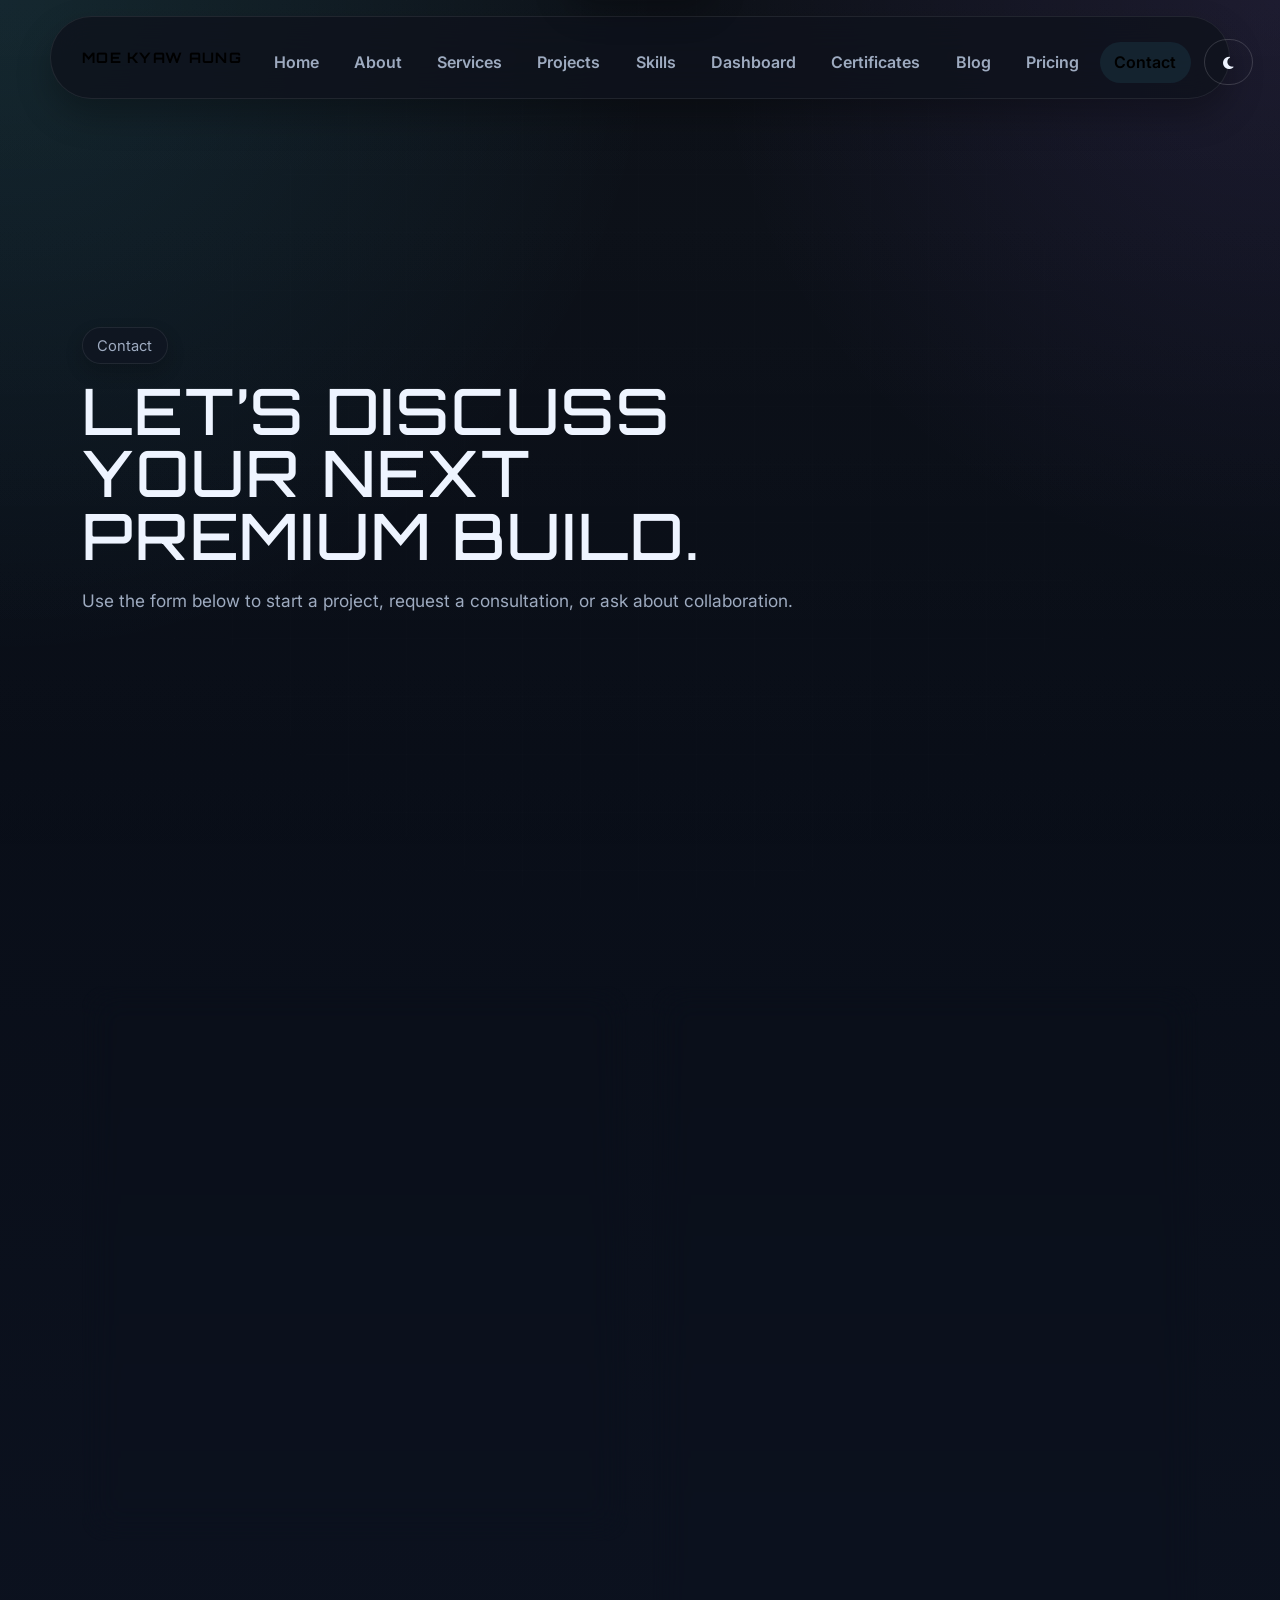
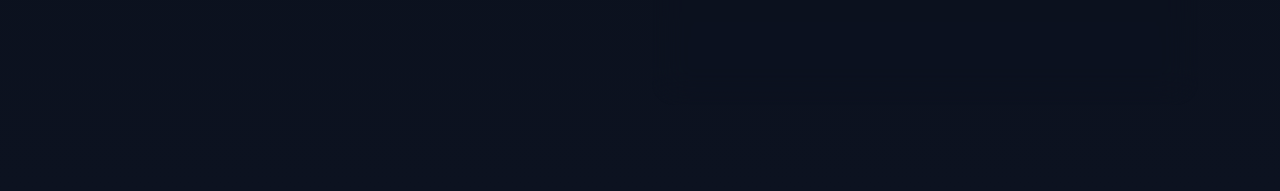
<file: contact.html>
<!DOCTYPE html>
<html lang="en" data-theme="dark">
<head>
  <meta charset="UTF-8" />
  <meta name="viewport" content="width=device-width, initial-scale=1" />
  <title>Contact | MOE KYAW AUNG</title>
  <meta name="description" content="Contact form with clear validation and premium presentation." />
  <link href="https://cdn.jsdelivr.net/npm/bootstrap@5.3.6/dist/css/bootstrap.min.css" rel="stylesheet" />
  <link href="https://fonts.googleapis.com/css2?family=Inter:wght@400;500;600;700;800&family=Orbitron:wght@600;700;800&family=Fira+Code&display=swap" rel="stylesheet" />
  <link rel="stylesheet" href="https://cdnjs.cloudflare.com/ajax/libs/font-awesome/6.6.0/css/all.min.css" />
  <link rel="stylesheet" href="assets/css/style.css" />
</head>
<body class="bg-animated-grid">
  <a class="skip-link" href="#content">Skip to content</a>
  <div class="crt-lines"></div>
  <div class="preloader"><div class="spinner"></div></div>

  <nav class="navbar navbar-expand-lg">
    <div class="container">
      <a class="navbar-brand" href="index.html">MOE KYAW AUNG</a>
      <button class="navbar-toggler" type="button" data-bs-toggle="collapse" data-bs-target="#navContent" aria-label="Toggle navigation"><i class="fa-solid fa-bars"></i></button>
      <div class="collapse navbar-collapse" id="navContent">
        <ul class="navbar-nav ms-auto align-items-lg-center gap-lg-1">
          <li class="nav-item"><a class="nav-link" href="index.html">Home</a></li>
          <li class="nav-item"><a class="nav-link" href="about.html">About</a></li>
          <li class="nav-item"><a class="nav-link" href="services.html">Services</a></li>
          <li class="nav-item"><a class="nav-link" href="projects.html">Projects</a></li>
          <li class="nav-item"><a class="nav-link" href="skills.html">Skills</a></li>
          <li class="nav-item"><a class="nav-link" href="dashboard.html">Dashboard</a></li>
          <li class="nav-item"><a class="nav-link" href="certificates.html">Certificates</a></li>
          <li class="nav-item"><a class="nav-link" href="blog.html">Blog</a></li>
          <li class="nav-item"><a class="nav-link" href="pricing.html">Pricing</a></li>
          <li class="nav-item"><a class="nav-link active" href="contact.html">Contact</a></li>
          <li class="nav-item ms-lg-2"><button id="themeToggle" class="btn btn-outline-light btn-sm" aria-label="Toggle theme"><i class="fa-solid fa-moon"></i></button></li>
        </ul>
      </div>
    </div>
  </nav>

  <main id="content">
    <section class="hero hero-shell">
      <div class="container">
        <div class="row align-items-end">
          <div class="col-lg-8 fade-in-section">
            <span class="hero-kicker">Contact</span>
            <h1 class="hero-title">Let’s discuss your next premium build.</h1>
            <p class="hero-copy">Use the form below to start a project, request a consultation, or ask about collaboration.</p>
          </div>
        </div>
      </div>
    </section>

    <section class="section">
      <div class="container">
        <div class="row g-4">
          <div class="col-lg-6 fade-in-section">
            <form id="contactForm" class="panel-card card-pad needs-validation" novalidate>
              <div class="mb-3">
                <label for="name" class="form-label">Name</label>
                <input id="name" class="form-control" type="text" required />
                <div class="invalid-feedback"></div>
              </div>
              <div class="mb-3">
                <label for="email" class="form-label">Email</label>
                <input id="email" class="form-control" type="email" required />
                <div class="invalid-feedback"></div>
              </div>
              <div class="mb-3">
                <label for="subject" class="form-label">Subject</label>
                <input id="subject" class="form-control" type="text" required />
                <div class="invalid-feedback"></div>
              </div>
              <div class="mb-3">
                <label for="message" class="form-label">Message</label>
                <textarea id="message" class="form-control" rows="6" required></textarea>
                <div class="invalid-feedback"></div>
              </div>
              <button class="btn btn-primary" type="submit">Send Message</button>
            </form>
          </div>

          <div class="col-lg-6 fade-in-section">
            <div class="panel-card card-pad h-100">
              <h3>Contact Details</h3>
              <p>GitHub: <a href="https://github.com/moekyawaung13721">moekyawaung13721</a></p>
              <p>Email: <a href="mailto:moekyawaung@example.com">moekyawaung@example.com</a></p>
              <p>Phone: <a href="tel:+1234567890">+1234567890</a></p>

              <div class="accordion mt-4" id="contactAccordion">
                <div class="accordion-item">
                  <h2 class="accordion-header" id="faqOne">
                    <button class="accordion-button" type="button" data-bs-toggle="collapse" data-bs-target="#faqOneBody" aria-expanded="true" aria-controls="faqOneBody">What kind of projects do you take?</button>
                  </h2>
                  <div id="faqOneBody" class="accordion-collapse collapse show" aria-labelledby="faqOne" data-bs-parent="#contactAccordion">
                    <div class="accordion-body">Android product work, feature builds, UI refinement, and architecture cleanup.</div>
                  </div>
                </div>
                <div class="accordion-item">
                  <h2 class="accordion-header" id="faqTwo">
                    <button class="accordion-button collapsed" type="button" data-bs-toggle="collapse" data-bs-target="#faqTwoBody" aria-expanded="false" aria-controls="faqTwoBody">How fast do you respond?</button>
                  </h2>
                  <div id="faqTwoBody" class="accordion-collapse collapse" aria-labelledby="faqTwo" data-bs-parent="#contactAccordion">
                    <div class="accordion-body">Usually within one business day for serious project inquiries.</div>
                  </div>
                </div>
              </div>

              <div class="ratio ratio-16x9 mt-4">
                <iframe src="https://www.google.com/maps/embed?pb=!1m18!1m12!1m3!1d12080!2d30!3d12080!2m3!1f0!2f0!3f0!3m2!1i1024!2i768!4f13.1" style="border:0;" allowfullscreen="" loading="lazy"></iframe>
              </div>
            </div>
          </div>
        </div>
      </div>
    </section>
  </main>

  <a class="back-to-top" href="#content" aria-label="Back to top"><i class="fa-solid fa-arrow-up"></i></a>
  <script src="https://cdn.jsdelivr.net/npm/bootstrap@5.3.6/dist/js/bootstrap.bundle.min.js"></script>
  <script src="assets/js/main.js"></script>
</body>
</html>
</file>
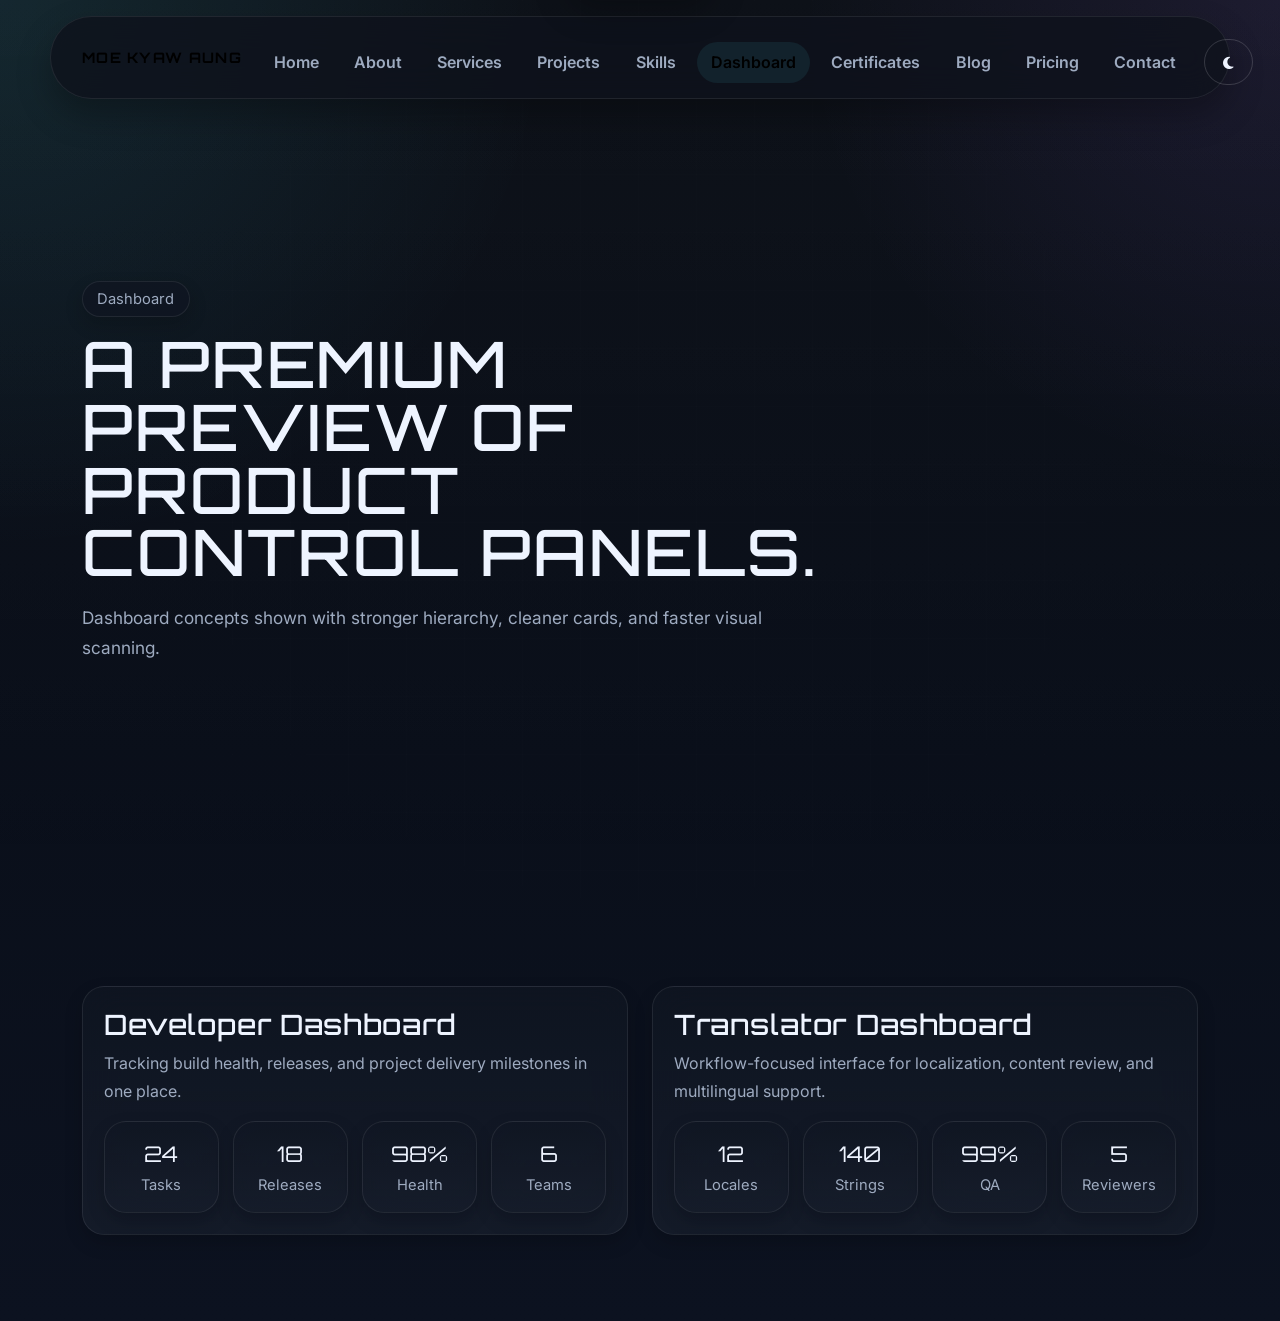
<file: dashboard.html>
<!DOCTYPE html>
<html lang="en" data-theme="dark">
<head>
  <meta charset="UTF-8" />
  <meta name="viewport" content="width=device-width, initial-scale=1" />
  <title>Dashboard | MOE KYAW AUNG</title>
  <meta name="description" content="Premium dashboard previews showcasing analytics and app management concepts." />
  <link href="https://cdn.jsdelivr.net/npm/bootstrap@5.3.6/dist/css/bootstrap.min.css" rel="stylesheet" />
  <link href="https://fonts.googleapis.com/css2?family=Inter:wght@400;500;600;700;800&family=Orbitron:wght@600;700;800&family=Fira+Code&display=swap" rel="stylesheet" />
  <link rel="stylesheet" href="https://cdnjs.cloudflare.com/ajax/libs/font-awesome/6.6.0/css/all.min.css" />
  <link rel="stylesheet" href="assets/css/style.css" />
</head>
<body class="bg-animated-grid">
  <a class="skip-link" href="#content">Skip to content</a>
  <div class="crt-lines"></div>
  <div class="preloader"><div class="spinner"></div></div>

  <nav class="navbar navbar-expand-lg">
    <div class="container">
      <a class="navbar-brand" href="index.html">MOE KYAW AUNG</a>
      <button class="navbar-toggler" type="button" data-bs-toggle="collapse" data-bs-target="#navContent" aria-label="Toggle navigation"><i class="fa-solid fa-bars"></i></button>
      <div class="collapse navbar-collapse" id="navContent">
        <ul class="navbar-nav ms-auto align-items-lg-center gap-lg-1">
          <li class="nav-item"><a class="nav-link" href="index.html">Home</a></li>
          <li class="nav-item"><a class="nav-link" href="about.html">About</a></li>
          <li class="nav-item"><a class="nav-link" href="services.html">Services</a></li>
          <li class="nav-item"><a class="nav-link" href="projects.html">Projects</a></li>
          <li class="nav-item"><a class="nav-link" href="skills.html">Skills</a></li>
          <li class="nav-item"><a class="nav-link active" href="dashboard.html">Dashboard</a></li>
          <li class="nav-item"><a class="nav-link" href="certificates.html">Certificates</a></li>
          <li class="nav-item"><a class="nav-link" href="blog.html">Blog</a></li>
          <li class="nav-item"><a class="nav-link" href="pricing.html">Pricing</a></li>
          <li class="nav-item"><a class="nav-link" href="contact.html">Contact</a></li>
          <li class="nav-item ms-lg-2"><button id="themeToggle" class="btn btn-outline-light btn-sm" aria-label="Toggle theme"><i class="fa-solid fa-moon"></i></button></li>
        </ul>
      </div>
    </div>
  </nav>

  <main id="content">
    <section class="hero hero-shell">
      <div class="container">
        <div class="row align-items-end">
          <div class="col-lg-8 fade-in-section">
            <span class="hero-kicker">Dashboard</span>
            <h1 class="hero-title">A premium preview of product control panels.</h1>
            <p class="hero-copy">Dashboard concepts shown with stronger hierarchy, cleaner cards, and faster visual scanning.</p>
          </div>
        </div>
      </div>
    </section>

    <section class="section">
      <div class="container">
        <div class="row g-4">
          <div class="col-lg-6 fade-in-section">
            <div class="panel-card card-pad h-100">
              <h3>Developer Dashboard</h3>
              <p>Tracking build health, releases, and project delivery milestones in one place.</p>
              <div class="stat-grid mt-3">
                <div class="stat-card"><div class="value">24</div><div class="name">Tasks</div></div>
                <div class="stat-card"><div class="value">18</div><div class="name">Releases</div></div>
                <div class="stat-card"><div class="value">98%</div><div class="name">Health</div></div>
                <div class="stat-card"><div class="value">6</div><div class="name">Teams</div></div>
              </div>
            </div>
          </div>
          <div class="col-lg-6 fade-in-section">
            <div class="panel-card card-pad h-100">
              <h3>Translator Dashboard</h3>
              <p>Workflow-focused interface for localization, content review, and multilingual support.</p>
              <div class="stat-grid mt-3">
                <div class="stat-card"><div class="value">12</div><div class="name">Locales</div></div>
                <div class="stat-card"><div class="value">140</div><div class="name">Strings</div></div>
                <div class="stat-card"><div class="value">99%</div><div class="name">QA</div></div>
                <div class="stat-card"><div class="value">5</div><div class="name">Reviewers</div></div>
              </div>
            </div>
          </div>
        </div>
      </div>
    </section>
  </main>

  <a class="back-to-top" href="#content" aria-label="Back to top"><i class="fa-solid fa-arrow-up"></i></a>
  <script src="https://cdn.jsdelivr.net/npm/bootstrap@5.3.6/dist/js/bootstrap.bundle.min.js"></script>
  <script src="assets/js/main.js"></script>
</body>
</html>
</file>
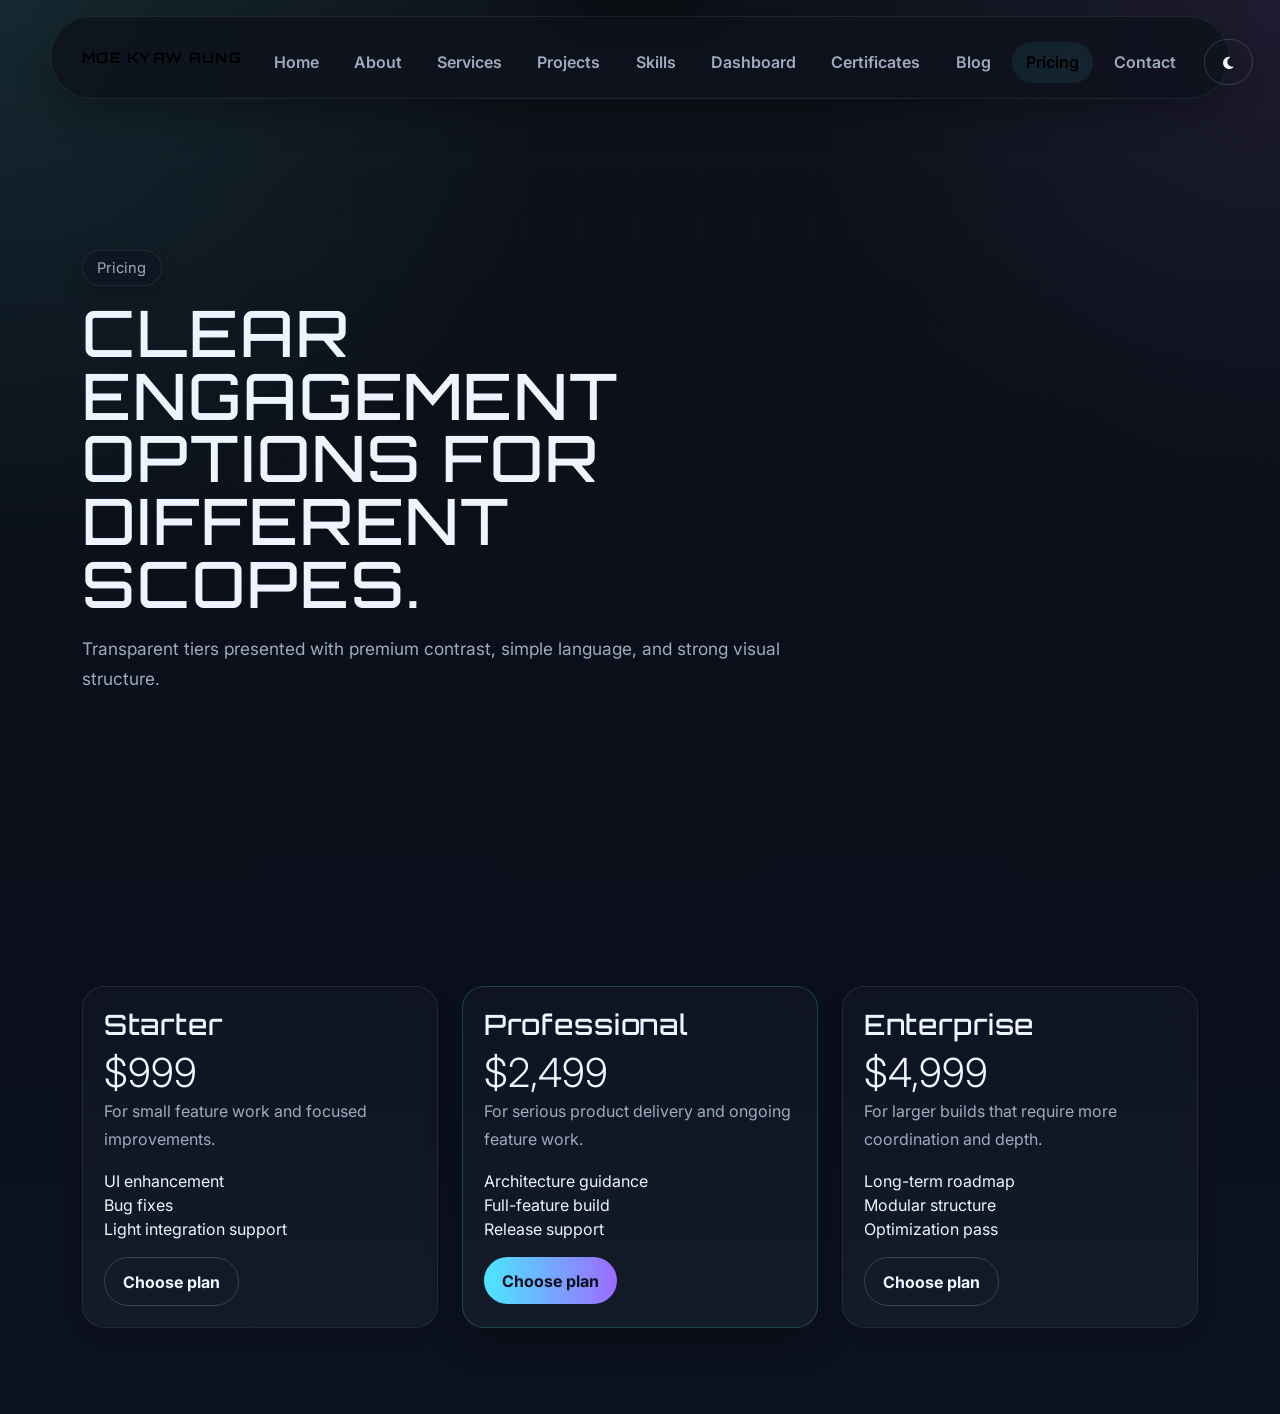
<file: pricing.html>
<!DOCTYPE html>
<html lang="en" data-theme="dark">
<head>
  <meta charset="UTF-8" />
  <meta name="viewport" content="width=device-width, initial-scale=1" />
  <title>Pricing | MOE KYAW AUNG</title>
  <meta name="description" content="Premium pricing tiers for different project scopes and engagement levels." />
  <link href="https://cdn.jsdelivr.net/npm/bootstrap@5.3.6/dist/css/bootstrap.min.css" rel="stylesheet" />
  <link href="https://fonts.googleapis.com/css2?family=Inter:wght@400;500;600;700;800&family=Orbitron:wght@600;700;800&family=Fira+Code&display=swap" rel="stylesheet" />
  <link rel="stylesheet" href="https://cdnjs.cloudflare.com/ajax/libs/font-awesome/6.6.0/css/all.min.css" />
  <link rel="stylesheet" href="assets/css/style.css" />
</head>
<body class="bg-animated-grid">
  <a class="skip-link" href="#content">Skip to content</a>
  <div class="crt-lines"></div>
  <div class="preloader"><div class="spinner"></div></div>

  <nav class="navbar navbar-expand-lg">
    <div class="container">
      <a class="navbar-brand" href="index.html">MOE KYAW AUNG</a>
      <button class="navbar-toggler" type="button" data-bs-toggle="collapse" data-bs-target="#navContent" aria-label="Toggle navigation"><i class="fa-solid fa-bars"></i></button>
      <div class="collapse navbar-collapse" id="navContent">
        <ul class="navbar-nav ms-auto align-items-lg-center gap-lg-1">
          <li class="nav-item"><a class="nav-link" href="index.html">Home</a></li>
          <li class="nav-item"><a class="nav-link" href="about.html">About</a></li>
          <li class="nav-item"><a class="nav-link" href="services.html">Services</a></li>
          <li class="nav-item"><a class="nav-link" href="projects.html">Projects</a></li>
          <li class="nav-item"><a class="nav-link" href="skills.html">Skills</a></li>
          <li class="nav-item"><a class="nav-link" href="dashboard.html">Dashboard</a></li>
          <li class="nav-item"><a class="nav-link" href="certificates.html">Certificates</a></li>
          <li class="nav-item"><a class="nav-link" href="blog.html">Blog</a></li>
          <li class="nav-item"><a class="nav-link active" href="pricing.html">Pricing</a></li>
          <li class="nav-item"><a class="nav-link" href="contact.html">Contact</a></li>
          <li class="nav-item ms-lg-2"><button id="themeToggle" class="btn btn-outline-light btn-sm" aria-label="Toggle theme"><i class="fa-solid fa-moon"></i></button></li>
        </ul>
      </div>
    </div>
  </nav>

  <main id="content">
    <section class="hero hero-shell">
      <div class="container">
        <div class="row align-items-end">
          <div class="col-lg-8 fade-in-section">
            <span class="hero-kicker">Pricing</span>
            <h1 class="hero-title">Clear engagement options for different scopes.</h1>
            <p class="hero-copy">Transparent tiers presented with premium contrast, simple language, and strong visual structure.</p>
          </div>
        </div>
      </div>
    </section>

    <section class="section">
      <div class="container">
        <div class="row g-4 row-cols-1 row-cols-lg-3 align-items-stretch">
          <div class="col fade-in-section">
            <article class="pricing-card card-pad h-100">
              <h3>Starter</h3>
              <div class="display-6">$999</div>
              <p>For small feature work and focused improvements.</p>
              <ul class="list-unstyled">
                <li>UI enhancement</li>
                <li>Bug fixes</li>
                <li>Light integration support</li>
              </ul>
              <a href="contact.html" class="btn btn-outline-light">Choose plan</a>
            </article>
          </div>
          <div class="col fade-in-section">
            <article class="pricing-card card-pad h-100" style="border-color: rgba(75,231,255,0.22); box-shadow: var(--shadow-md);">
              <h3>Professional</h3>
              <div class="display-6">$2,499</div>
              <p>For serious product delivery and ongoing feature work.</p>
              <ul class="list-unstyled">
                <li>Architecture guidance</li>
                <li>Full-feature build</li>
                <li>Release support</li>
              </ul>
              <a href="contact.html" class="btn btn-primary">Choose plan</a>
            </article>
          </div>
          <div class="col fade-in-section">
            <article class="pricing-card card-pad h-100">
              <h3>Enterprise</h3>
              <div class="display-6">$4,999</div>
              <p>For larger builds that require more coordination and depth.</p>
              <ul class="list-unstyled">
                <li>Long-term roadmap</li>
                <li>Modular structure</li>
                <li>Optimization pass</li>
              </ul>
              <a href="contact.html" class="btn btn-outline-light">Choose plan</a>
            </article>
          </div>
        </div>
      </div>
    </section>
  </main>

  <a class="back-to-top" href="#content" aria-label="Back to top"><i class="fa-solid fa-arrow-up"></i></a>
  <script src="https://cdn.jsdelivr.net/npm/bootstrap@5.3.6/dist/js/bootstrap.bundle.min.js"></script>
  <script src="assets/js/main.js"></script>
</body>
</html>
</file>
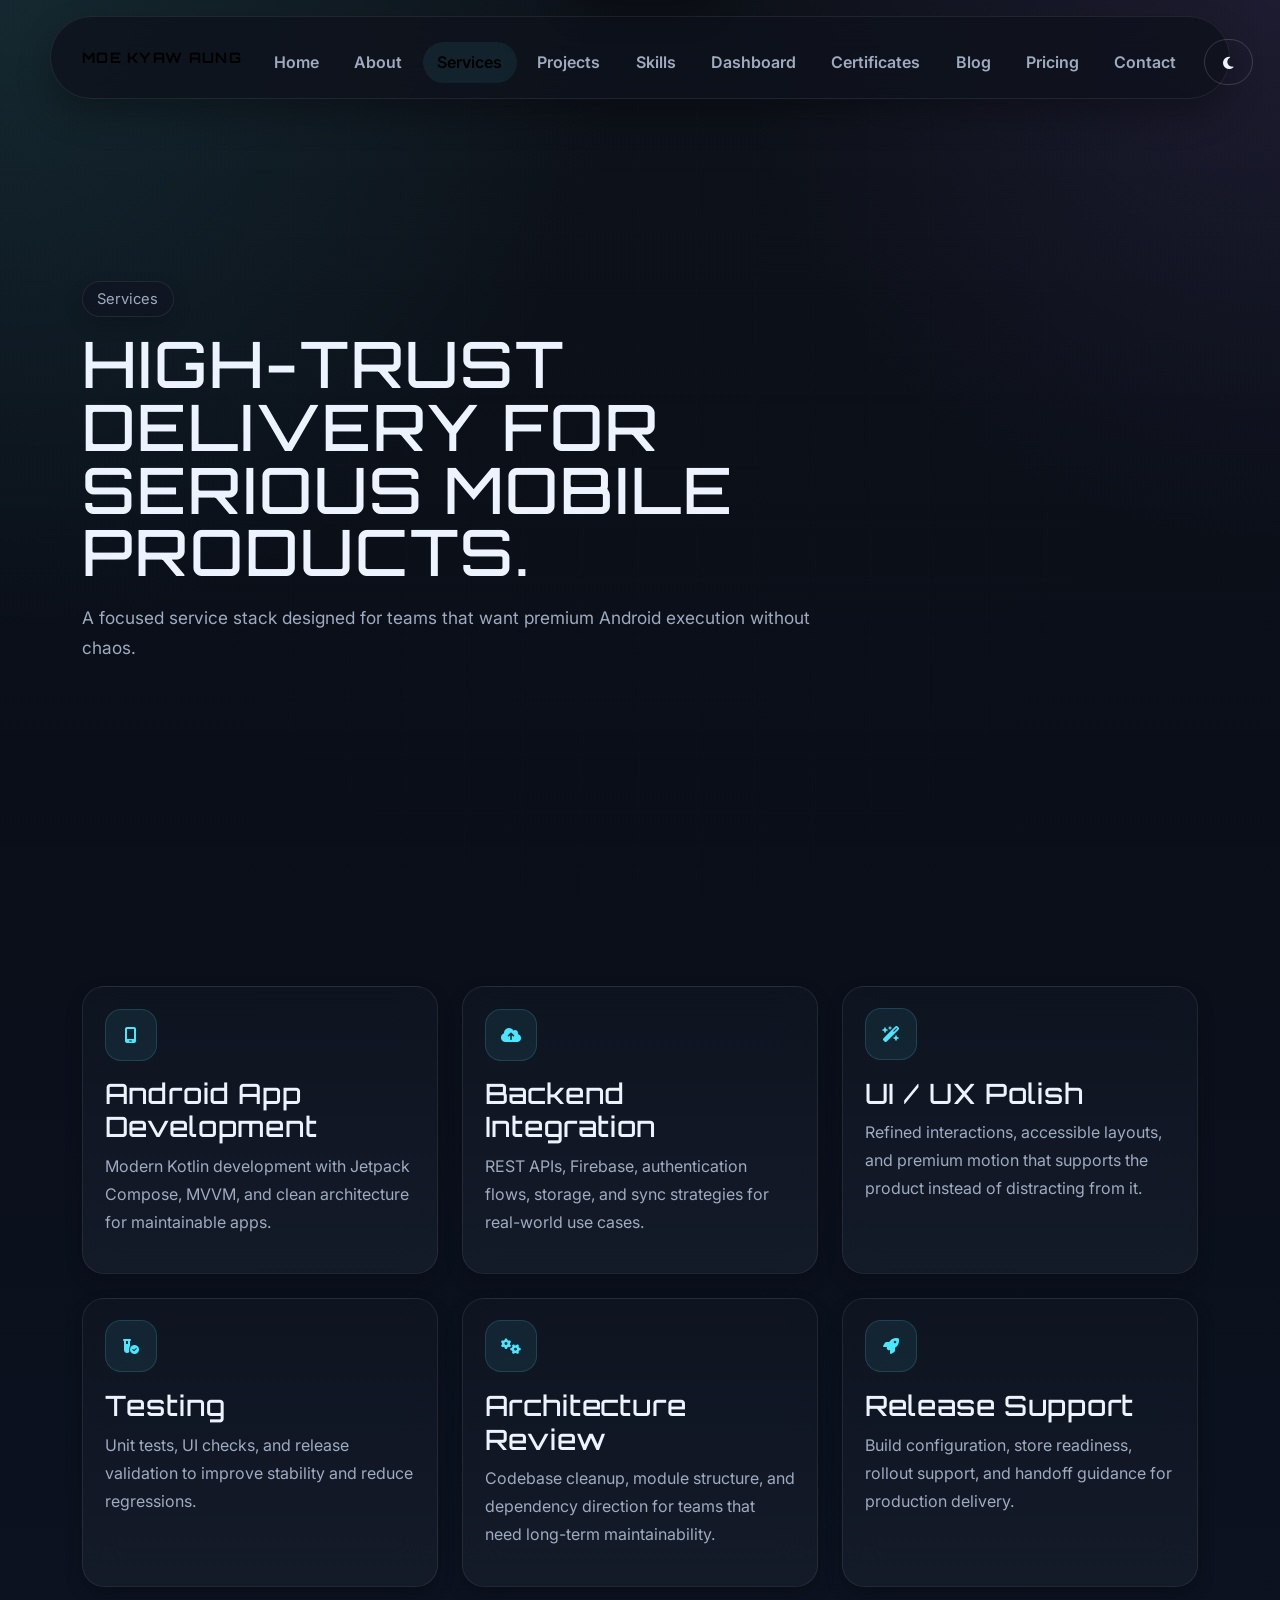
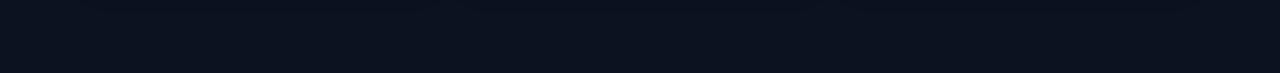
<file: services.html>
<!DOCTYPE html>
<html lang="en" data-theme="dark">
<head>
  <meta charset="UTF-8" />
  <meta name="viewport" content="width=device-width, initial-scale=1" />
  <title>Services | MOE KYAW AUNG</title>
  <meta name="description" content="Premium Android development services including architecture, UI implementation, Firebase integration, testing, and release support." />
  <link href="https://cdn.jsdelivr.net/npm/bootstrap@5.3.6/dist/css/bootstrap.min.css" rel="stylesheet" />
  <link href="https://fonts.googleapis.com/css2?family=Inter:wght@400;500;600;700;800&family=Orbitron:wght@600;700;800&family=Fira+Code&display=swap" rel="stylesheet" />
  <link rel="stylesheet" href="https://cdnjs.cloudflare.com/ajax/libs/font-awesome/6.6.0/css/all.min.css" />
  <link rel="stylesheet" href="assets/css/style.css" />
</head>
<body class="bg-animated-grid">
  <a class="skip-link" href="#content">Skip to content</a>
  <div class="crt-lines"></div>
  <div class="preloader"><div class="spinner"></div></div>

  <nav class="navbar navbar-expand-lg">
    <div class="container">
      <a class="navbar-brand" href="index.html">MOE KYAW AUNG</a>
      <button class="navbar-toggler" type="button" data-bs-toggle="collapse" data-bs-target="#navContent" aria-label="Toggle navigation"><i class="fa-solid fa-bars"></i></button>
      <div class="collapse navbar-collapse" id="navContent">
        <ul class="navbar-nav ms-auto align-items-lg-center gap-lg-1">
          <li class="nav-item"><a class="nav-link" href="index.html">Home</a></li>
          <li class="nav-item"><a class="nav-link" href="about.html">About</a></li>
          <li class="nav-item"><a class="nav-link active" href="services.html">Services</a></li>
          <li class="nav-item"><a class="nav-link" href="projects.html">Projects</a></li>
          <li class="nav-item"><a class="nav-link" href="skills.html">Skills</a></li>
          <li class="nav-item"><a class="nav-link" href="dashboard.html">Dashboard</a></li>
          <li class="nav-item"><a class="nav-link" href="certificates.html">Certificates</a></li>
          <li class="nav-item"><a class="nav-link" href="blog.html">Blog</a></li>
          <li class="nav-item"><a class="nav-link" href="pricing.html">Pricing</a></li>
          <li class="nav-item"><a class="nav-link" href="contact.html">Contact</a></li>
          <li class="nav-item ms-lg-2"><button id="themeToggle" class="btn btn-outline-light btn-sm" aria-label="Toggle theme"><i class="fa-solid fa-moon"></i></button></li>
        </ul>
      </div>
    </div>
  </nav>

  <main id="content">
    <section class="hero hero-shell">
      <div class="container">
        <div class="row align-items-end">
          <div class="col-lg-8 fade-in-section">
            <span class="hero-kicker">Services</span>
            <h1 class="hero-title">High-trust delivery for serious mobile products.</h1>
            <p class="hero-copy">A focused service stack designed for teams that want premium Android execution without chaos.</p>
          </div>
        </div>
      </div>
    </section>

    <section class="section">
      <div class="container">
        <div class="row g-4 row-cols-1 row-cols-md-2 row-cols-xl-3">
          <div class="col fade-in-section"><article class="service-card h-100"><div class="service-icon"><i class="fa-solid fa-mobile-screen"></i></div><h3>Android App Development</h3><p>Modern Kotlin development with Jetpack Compose, MVVM, and clean architecture for maintainable apps.</p></article></div>
          <div class="col fade-in-section"><article class="service-card h-100"><div class="service-icon"><i class="fa-solid fa-cloud-arrow-up"></i></div><h3>Backend Integration</h3><p>REST APIs, Firebase, authentication flows, storage, and sync strategies for real-world use cases.</p></article></div>
          <div class="col fade-in-section"><article class="service-card h-100"><div class="service-icon"><i class="fa-solid fa-wand-magic-sparkles"></i></div><h3>UI / UX Polish</h3><p>Refined interactions, accessible layouts, and premium motion that supports the product instead of distracting from it.</p></article></div>
          <div class="col fade-in-section"><article class="service-card h-100"><div class="service-icon"><i class="fa-solid fa-vial-circle-check"></i></div><h3>Testing</h3><p>Unit tests, UI checks, and release validation to improve stability and reduce regressions.</p></article></div>
          <div class="col fade-in-section"><article class="service-card h-100"><div class="service-icon"><i class="fa-solid fa-gears"></i></div><h3>Architecture Review</h3><p>Codebase cleanup, module structure, and dependency direction for teams that need long-term maintainability.</p></article></div>
          <div class="col fade-in-section"><article class="service-card h-100"><div class="service-icon"><i class="fa-solid fa-rocket"></i></div><h3>Release Support</h3><p>Build configuration, store readiness, rollout support, and handoff guidance for production delivery.</p></article></div>
        </div>
      </div>
    </section>
  </main>

  <a class="back-to-top" href="#content" aria-label="Back to top"><i class="fa-solid fa-arrow-up"></i></a>
  <script src="https://cdn.jsdelivr.net/npm/bootstrap@5.3.6/dist/js/bootstrap.bundle.min.js"></script>
  <script src="assets/js/main.js"></script>
</body>
</html>
</file>
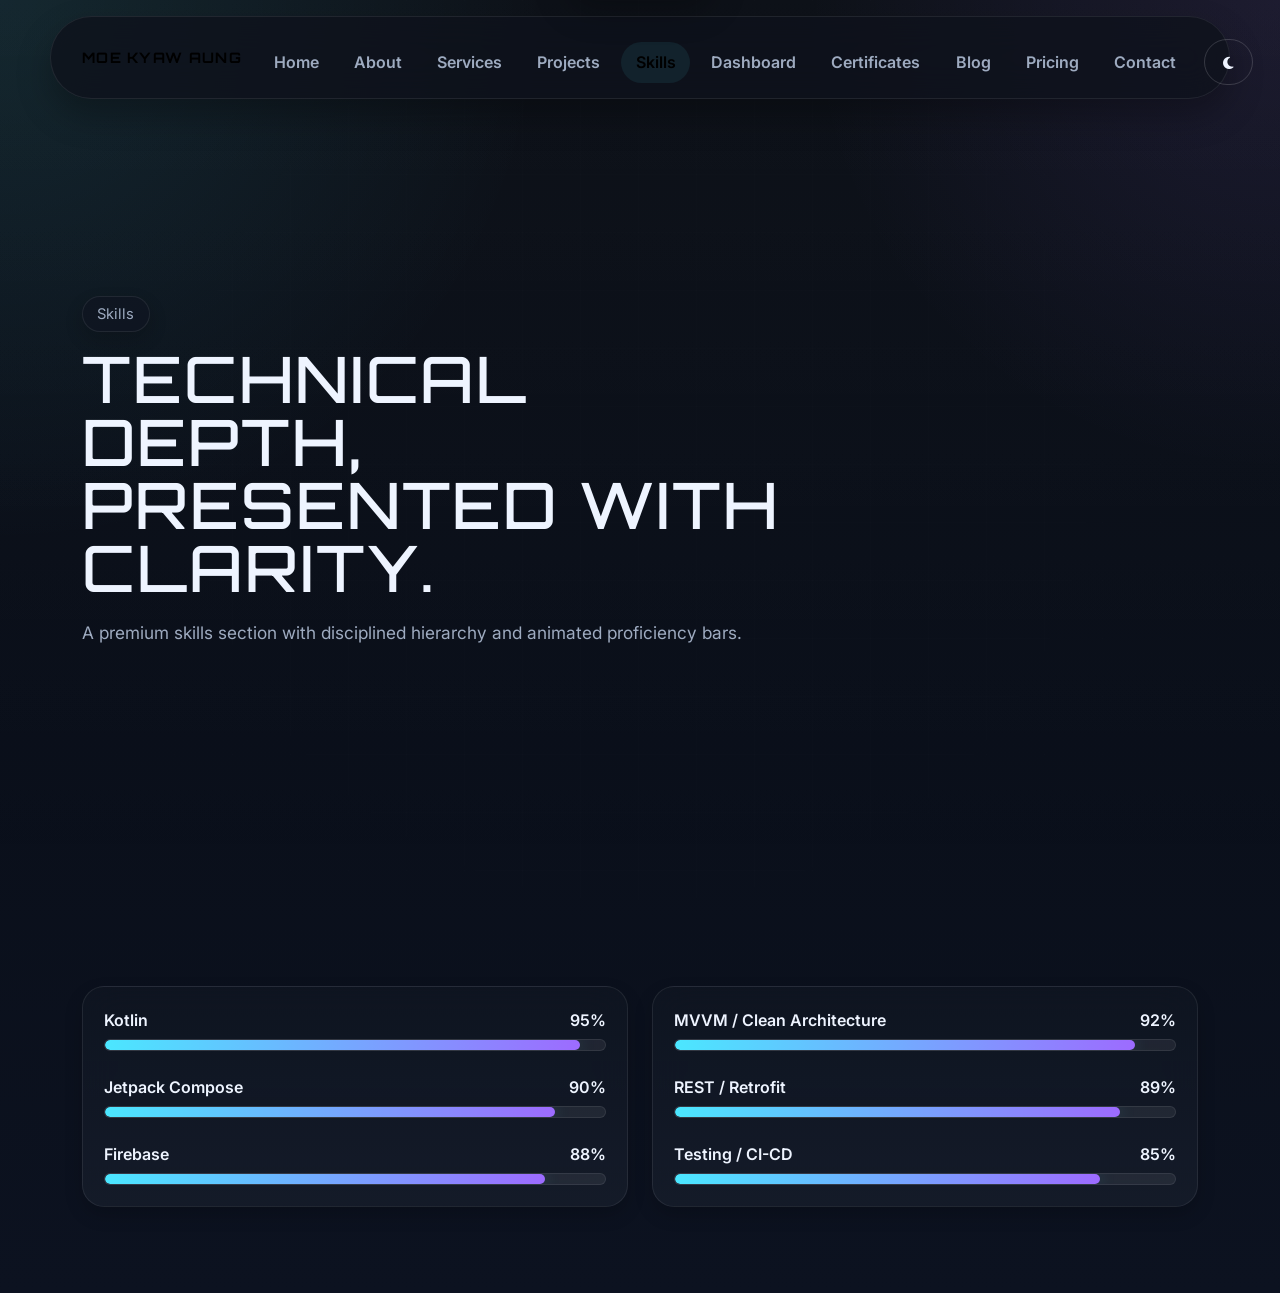
<file: skills.html>
<!DOCTYPE html>
<html lang="en" data-theme="dark">
<head>
  <meta charset="UTF-8" />
  <meta name="viewport" content="width=device-width, initial-scale=1" />
  <title>Skills | MOE KYAW AUNG</title>
  <meta name="description" content="Technical skills and proficiency presentation with animated bars and premium layout." />
  <link href="https://cdn.jsdelivr.net/npm/bootstrap@5.3.6/dist/css/bootstrap.min.css" rel="stylesheet" />
  <link href="https://fonts.googleapis.com/css2?family=Inter:wght@400;500;600;700;800&family=Orbitron:wght@600;700;800&family=Fira+Code&display=swap" rel="stylesheet" />
  <link rel="stylesheet" href="https://cdnjs.cloudflare.com/ajax/libs/font-awesome/6.6.0/css/all.min.css" />
  <link rel="stylesheet" href="assets/css/style.css" />
</head>
<body class="bg-animated-grid">
  <a class="skip-link" href="#content">Skip to content</a>
  <div class="crt-lines"></div>
  <div class="preloader"><div class="spinner"></div></div>

  <nav class="navbar navbar-expand-lg">
    <div class="container">
      <a class="navbar-brand" href="index.html">MOE KYAW AUNG</a>
      <button class="navbar-toggler" type="button" data-bs-toggle="collapse" data-bs-target="#navContent" aria-label="Toggle navigation"><i class="fa-solid fa-bars"></i></button>
      <div class="collapse navbar-collapse" id="navContent">
        <ul class="navbar-nav ms-auto align-items-lg-center gap-lg-1">
          <li class="nav-item"><a class="nav-link" href="index.html">Home</a></li>
          <li class="nav-item"><a class="nav-link" href="about.html">About</a></li>
          <li class="nav-item"><a class="nav-link" href="services.html">Services</a></li>
          <li class="nav-item"><a class="nav-link" href="projects.html">Projects</a></li>
          <li class="nav-item"><a class="nav-link active" href="skills.html">Skills</a></li>
          <li class="nav-item"><a class="nav-link" href="dashboard.html">Dashboard</a></li>
          <li class="nav-item"><a class="nav-link" href="certificates.html">Certificates</a></li>
          <li class="nav-item"><a class="nav-link" href="blog.html">Blog</a></li>
          <li class="nav-item"><a class="nav-link" href="pricing.html">Pricing</a></li>
          <li class="nav-item"><a class="nav-link" href="contact.html">Contact</a></li>
          <li class="nav-item ms-lg-2"><button id="themeToggle" class="btn btn-outline-light btn-sm" aria-label="Toggle theme"><i class="fa-solid fa-moon"></i></button></li>
        </ul>
      </div>
    </div>
  </nav>

  <main id="content">
    <section class="hero hero-shell">
      <div class="container">
        <div class="row align-items-end">
          <div class="col-lg-8 fade-in-section">
            <span class="hero-kicker">Skills</span>
            <h1 class="hero-title">Technical depth, presented with clarity.</h1>
            <p class="hero-copy">A premium skills section with disciplined hierarchy and animated proficiency bars.</p>
          </div>
        </div>
      </div>
    </section>

    <section class="section">
      <div class="container">
        <div class="row g-4">
          <div class="col-lg-6 fade-in-section">
            <div class="panel-card card-pad h-100">
              <div class="progress-label"><span>Kotlin</span><span>95%</span></div>
              <div class="skill-bar"><div class="skill-progress" data-width="95"></div></div>
              <div class="progress-label mt-4"><span>Jetpack Compose</span><span>90%</span></div>
              <div class="skill-bar"><div class="skill-progress" data-width="90"></div></div>
              <div class="progress-label mt-4"><span>Firebase</span><span>88%</span></div>
              <div class="skill-bar"><div class="skill-progress" data-width="88"></div></div>
            </div>
          </div>
          <div class="col-lg-6 fade-in-section">
            <div class="panel-card card-pad h-100">
              <div class="progress-label"><span>MVVM / Clean Architecture</span><span>92%</span></div>
              <div class="skill-bar"><div class="skill-progress" data-width="92"></div></div>
              <div class="progress-label mt-4"><span>REST / Retrofit</span><span>89%</span></div>
              <div class="skill-bar"><div class="skill-progress" data-width="89"></div></div>
              <div class="progress-label mt-4"><span>Testing / CI-CD</span><span>85%</span></div>
              <div class="skill-bar"><div class="skill-progress" data-width="85"></div></div>
            </div>
          </div>
        </div>
      </div>
    </section>
  </main>

  <a class="back-to-top" href="#content" aria-label="Back to top"><i class="fa-solid fa-arrow-up"></i></a>
  <script src="https://cdn.jsdelivr.net/npm/bootstrap@5.3.6/dist/js/bootstrap.bundle.min.js"></script>
  <script src="assets/js/main.js"></script>
</body>
</html>
</file>
<file: assets/css/style.css>
:root {
  --bg: #070b12;
  --bg-2: #0c1220;
  --surface: rgba(16, 22, 34, 0.72);
  --surface-2: rgba(22, 29, 43, 0.82);
  --line: rgba(255, 255, 255, 0.08);

  --text: #eef4ff;
  --muted: #9eabc0;
  --primary: #4be7ff;
  --secondary: #9d6bff;
  --accent: #ffd866;

  --shadow-sm: 0 8px 18px rgba(0, 0, 0, 0.18);
  --shadow-md: 0 16px 34px rgba(0, 0, 0, 0.28);
  --shadow-lg: 0 28px 60px rgba(0, 0, 0, 0.36);

  --radius-xl: 28px;
  --radius-lg: 22px;
  --radius-md: 16px;

  --font-heading: "Orbitron", system-ui, sans-serif;
  --font-body: "Inter", system-ui, sans-serif;
  --font-mono: "Fira Code", monospace;

  --ease: 220ms ease;
  --ease-slow: 420ms cubic-bezier(.22,1,.36,1);
}

[data-theme="light"] {
  --bg: #f4f7fb;
  --bg-2: #eaf0f8;
  --surface: rgba(255, 255, 255, 0.82);
  --surface-2: rgba(255, 255, 255, 0.94);
  --line: rgba(15, 23, 42, 0.08);

  --text: #0f172a;
  --muted: #5d6b7f;
}

*,
*::before,
*::after {
  box-sizing: border-box;
}

html {
  scroll-behavior: smooth;
}

body {
  margin: 0;
  font-family: var(--font-body);
  color: var(--text);
  background:
    radial-gradient(circle at top left, rgba(75, 231, 255, 0.10), transparent 30%),
    radial-gradient(circle at top right, rgba(157, 107, 255, 0.10), transparent 26%),
    linear-gradient(180deg, var(--bg), var(--bg-2));
  overflow-x: hidden;
  text-rendering: optimizeLegibility;
  -webkit-font-smoothing: antialiased;
}

img {
  display: block;
  max-width: 100%;
  height: auto;
}

a {
  color: inherit;
  text-decoration: none;
  transition: color var(--ease), transform var(--ease), opacity var(--ease);
}

a:hover {
  color: var(--primary);
}

p {
  color: var(--muted);
  line-height: 1.75;
}

h1, h2, h3, h4, h5, h6 {
  font-family: var(--font-heading);
  letter-spacing: 0.03em;
  color: var(--text);
}

::selection {
  background: rgba(75, 231, 255, 0.22);
  color: var(--text);
}

.skip-link {
  position: absolute;
  left: 50%;
  top: -60px;
  transform: translateX(-50%);
  z-index: 3000;
  padding: 0.85rem 1rem;
  border-radius: 999px;
  background: var(--surface-2);
  border: 1px solid var(--line);
  box-shadow: var(--shadow-md);
}

.skip-link:focus {
  top: 14px;
}

.bg-animated-grid::before {
  content: "";
  position: fixed;
  inset: 0;
  pointer-events: none;
  opacity: 0.26;
  background-image:
    linear-gradient(rgba(255,255,255,0.03) 1px, transparent 1px),
    linear-gradient(90deg, rgba(255,255,255,0.03) 1px, transparent 1px);
  background-size: 58px 58px;
  mask-image: radial-gradient(circle at center, black 55%, transparent 100%);
}

.crt-lines {
  position: fixed;
  inset: 0;
  pointer-events: none;
  z-index: 9999;
  opacity: 0.22;
  background: repeating-linear-gradient(
    to bottom,
    rgba(255,255,255,0.014),
    rgba(255,255,255,0.014) 1px,
    transparent 1px,
    transparent 5px
  );
  mix-blend-mode: soft-light;
}

.container,
.container-fluid {
  position: relative;
  z-index: 1;
}

.navbar {
  position: fixed;
  top: 16px;
  left: 0;
  right: 0;
  z-index: 1030;
  width: min(1180px, calc(100% - 24px));
  margin: 0 auto;
  padding: 0.8rem 1rem;
  border: 1px solid var(--line);
  border-radius: 999px;
  background: rgba(14, 18, 28, 0.80);
  backdrop-filter: blur(18px);
  box-shadow: var(--shadow-md);
}

[data-theme="light"] .navbar {
  background: rgba(255, 255, 255, 0.82);
}

.navbar.glow {
  box-shadow: var(--shadow-lg);
  border-color: rgba(75, 231, 255, 0.18);
}

.navbar-brand {
  font-family: var(--font-heading);
  font-size: 0.9rem;
  letter-spacing: 0.09em;
  text-transform: uppercase;
  font-weight: 700;
}

.navbar-toggler {
  border: 1px solid var(--line);
  color: var(--text);
  border-radius: 14px;
  padding: 0.55rem 0.78rem;
}

.navbar-toggler:focus {
  box-shadow: 0 0 0 0.25rem rgba(75, 231, 255, 0.18);
}

.navbar-collapse {
  padding-top: 0.6rem;
}

.nav-link {
  color: var(--muted);
  border-radius: 999px;
  padding: 0.55rem 0.9rem !important;
  margin: 0 0.08rem;
  font-weight: 600;
}

.nav-link:hover,
.nav-link.active {
  color: var(--text);
  background: rgba(75, 231, 255, 0.08);
}

.hero {
  position: relative;
  min-height: 100vh;
  display: flex;
  align-items: center;
  padding: 132px 0 72px;
}

.hero-shell {
  background: linear-gradient(180deg, rgba(255,255,255,0.03), transparent);
}

.hero-kicker {
  display: inline-flex;
  align-items: center;
  gap: 0.5rem;
  padding: 0.38rem 0.9rem;
  border: 1px solid var(--line);
  border-radius: 999px;
  background: var(--surface);
  color: var(--muted);
  box-shadow: var(--shadow-sm);
  font-size: 0.92rem;
}

.hero-title {
  margin-top: 1rem;
  font-size: clamp(2.4rem, 5vw, 5rem);
  line-height: 0.98;
  text-transform: uppercase;
}

.hero-title .accent {
  background: linear-gradient(90deg, var(--primary), var(--secondary), var(--accent));
  -webkit-background-clip: text;
  background-clip: text;
  color: transparent;
}

.hero-copy {
  max-width: 58rem;
  margin-top: 1.15rem;
  font-size: 1.08rem;
}

.hero-actions {
  display: flex;
  flex-wrap: wrap;
  gap: 0.85rem;
  margin-top: 1.5rem;
}

.hero-panel {
  padding: 1rem;
  border: 1px solid var(--line);
  border-radius: var(--radius-xl);
  background: linear-gradient(180deg, rgba(255,255,255,0.05), rgba(255,255,255,0.03));
  box-shadow: var(--shadow-lg);
  backdrop-filter: blur(18px);
}

.hero-portrait {
  border-radius: 24px;
  overflow: hidden;
  border: 1px solid var(--line);
  background: radial-gradient(circle at top, rgba(75, 231, 255, 0.14), transparent 42%);
}

.hero-metrics,
.stat-grid {
  display: grid;
  grid-template-columns: repeat(4, 1fr);
  gap: 0.9rem;
  margin-top: 1.5rem;
}

.metric,
.stat-card,
.panel-card,
.service-card,
.project-card,
.blog-card,
.pricing-card,
.testimonial-card,
.glass-card {
  border: 1px solid var(--line);
  border-radius: var(--radius-lg);
  background: linear-gradient(180deg, var(--surface), var(--surface-2));
  box-shadow: var(--shadow-sm);
  backdrop-filter: blur(18px);
}

.metric,
.stat-card {
  padding: 1rem;
  text-align: center;
}

.metric .num,
.stat-card .value {
  font-family: var(--font-heading);
  font-size: 1.35rem;
  color: var(--text);
}

.metric .label,
.stat-card .name {
  color: var(--muted);
  margin-top: 0.2rem;
  font-size: 0.92rem;
}

.section {
  padding: 86px 0;
}

.section-tight {
  padding: 68px 0;
}

.section-head {
  margin-bottom: 2rem;
}

.section-eyebrow {
  display: inline-block;
  margin-bottom: 0.8rem;
  color: var(--primary);
  text-transform: uppercase;
  letter-spacing: 0.18em;
  font-size: 0.82rem;
  font-weight: 700;
}

.section-title {
  font-size: clamp(1.85rem, 3vw, 3rem);
  margin-bottom: 0.7rem;
}

.section-lead {
  max-width: 44rem;
  font-size: 1.02rem;
}

.card-pad {
  padding: 1.3rem;
}

.card-title {
  margin-bottom: 0.4rem;
  font-size: 1.05rem;
}

.card-text {
  color: var(--muted);
}

.service-card,
.project-card,
.blog-card,
.pricing-card,
.testimonial-card {
  overflow: hidden;
  transition: transform var(--ease-slow), box-shadow var(--ease-slow), border-color var(--ease-slow);
}

.service-card:hover,
.project-card:hover,
.blog-card:hover,
.pricing-card:hover,
.testimonial-card:hover,
.glass-card:hover,
.panel-card:hover {
  transform: translateY(-5px);
  border-color: rgba(75, 231, 255, 0.18);
  box-shadow: var(--shadow-md);
}

.service-card {
  padding: 1.35rem;
  min-height: 100%;
}

.service-icon {
  width: 52px;
  height: 52px;
  border-radius: 16px;
  display: grid;
  place-items: center;
  margin-bottom: 1rem;
  background: rgba(75, 231, 255, 0.08);
  border: 1px solid rgba(75, 231, 255, 0.16);
  color: var(--primary);
}

.project-tags {
  display: flex;
  gap: 0.45rem;
  flex-wrap: wrap;
  margin-top: 0.8rem;
}

.project-tag {
  font-size: 0.78rem;
  padding: 0.2rem 0.55rem;
  border-radius: 999px;
  border: 1px solid rgba(75, 231, 255, 0.22);
  color: var(--primary);
  background: rgba(75, 231, 255, 0.08);
}

.skill-bar {
  height: 12px;
  border-radius: 999px;
  overflow: hidden;
  background: rgba(255,255,255,0.07);
  border: 1px solid var(--line);
}

.skill-progress {
  width: 0;
  height: 100%;
  border-radius: inherit;
  background: linear-gradient(90deg, var(--primary), var(--secondary));
  box-shadow: 0 0 18px rgba(75, 231, 255, 0.18);
  transition: width 1.15s var(--ease-slow);
}

.progress-label {
  display: flex;
  justify-content: space-between;
  gap: 1rem;
  margin-bottom: 0.45rem;
  font-weight: 600;
}

.timeline {
  position: relative;
  padding-left: 1.25rem;
}

.timeline::before {
  content: "";
  position: absolute;
  left: 0.35rem;
  top: 0;
  bottom: 0;
  width: 2px;
  border-radius: 999px;
  background: linear-gradient(180deg, var(--primary), var(--secondary));
}

.timeline-item {
  position: relative;
  padding: 0 0 1.15rem 1rem;
}

.timeline-item::before {
  content: "";
  position: absolute;
  left: -0.07rem;
  top: 0.35rem;
  width: 12px;
  height: 12px;
  border-radius: 50%;
  background: var(--primary);
  box-shadow: 0 0 14px rgba(75, 231, 255, 0.22);
}

.btn {
  border-radius: 999px;
  padding: 0.72rem 1.12rem;
  font-weight: 700;
}

.btn-primary {
  background: linear-gradient(90deg, var(--primary), var(--secondary));
  border: none;
  color: #07101c;
}

.btn-primary:hover {
  color: #07101c;
}

.btn-outline-light {
  border-color: rgba(255,255,255,0.16);
  color: var(--text);
}

.btn-outline-light:hover {
  background: rgba(255,255,255,0.08);
  color: var(--text);
}

.form-control,
.form-select,
.input-group-text {
  border-radius: 16px;
  border: 1px solid var(--line);
  background: rgba(255,255,255,0.04);
  color: var(--text);
}

.form-control:focus,
.form-select:focus {
  border-color: rgba(75, 231, 255, 0.56);
  box-shadow: 0 0 0 0.25rem rgba(75, 231, 255, 0.14);
  color: var(--text);
  background: rgba(255,255,255,0.06);
}

.form-label {
  font-weight: 600;
  color: var(--text);
}

.invalid-feedback {
  color: #ff91cc;
}

.footer {
  padding: 48px 0 28px;
  border-top: 1px solid var(--line);
  background: rgba(0, 0, 0, 0.10);
}

.footer-link {
  color: var(--muted);
}

.footer-link:hover {
  color: var(--primary);
}

.social-row {
  display: flex;
  flex-wrap: wrap;
  gap: 0.7rem;
}

.social-icon {
  width: 42px;
  height: 42px;
  display: inline-flex;
  align-items: center;
  justify-content: center;
  border-radius: 50%;
  border: 1px solid var(--line);
  background: var(--surface);
}

.social-icon:hover {
  color: var(--primary);
  box-shadow: 0 0 18px rgba(75, 231, 255, 0.14);
}

.back-to-top {
  position: fixed;
  right: 18px;
  bottom: 18px;
  width: 46px;
  height: 46px;
  display: none;
  align-items: center;
  justify-content: center;
  border-radius: 50%;
  background: linear-gradient(90deg, var(--primary), var(--secondary));
  color: #07101c;
  z-index: 1050;
  box-shadow: 0 0 18px rgba(75, 231, 255, 0.2);
}

.back-to-top.show {
  display: inline-flex;
}

.sticky-cta {
  position: fixed;
  left: 18px;
  bottom: 18px;
  z-index: 1040;
}

.preloader {
  position: fixed;
  inset: 0;
  z-index: 9999;
  display: grid;
  place-items: center;
  background: var(--bg);
  transition: opacity 260ms ease;
}

.spinner {
  width: 56px;
  height: 56px;
  border-radius: 50%;
  border: 5px solid rgba(255,255,255,0.10);
  border-top-color: var(--primary);
  border-right-color: var(--secondary);
  animation: spin 0.85s linear infinite;
}

@keyframes spin {
  to { transform: rotate(360deg); }
}

.fade-in-section {
  opacity: 0;
  transform: translateY(16px);
  transition: opacity 560ms ease, transform 560ms ease;
}

.fade-in-section.visible {
  opacity: 1;
  transform: translateY(0);
}

.typing-box {
  font-family: var(--font-mono);
  color: var(--primary);
  min-height: 1.5em;
}

.typing-box::after {
  content: "";
  display: inline-block;
  width: 2px;
  height: 1em;
  margin-left: 3px;
  background: var(--secondary);
  vertical-align: middle;
  animation: blink 900ms steps(2, end) infinite;
}

@keyframes blink {
  50% { opacity: 0; }
}

.parallax-layer {
  will-change: transform;
}

a:focus-visible,
button:focus-visible,
input:focus-visible,
textarea:focus-visible,
select:focus-visible {
  outline: 2px solid var(--primary);
  outline-offset: 3px;
}

@media (max-width: 992px) {
  .navbar {
    width: calc(100% - 18px);
    top: 8px;
    border-radius: 24px;
  }

  .hero {
    min-height: auto;
    padding-top: 118px;
    padding-bottom: 58px;
  }

  .hero-metrics,
  .stat-grid {
    grid-template-columns: repeat(2, 1fr);
  }
}

@media (max-width: 576px) {
  .hero-metrics,
  .stat-grid {
    grid-template-columns: 1fr;
  }

  .section {
    padding: 66px 0;
  }

  .section-tight {
    padding: 54px 0;
  }
}

@media (prefers-reduced-motion: reduce) {
  *,
  *::before,
  *::after {
    animation: none !important;
    transition: none !important;
    scroll-behavior: auto !important;
  }
}
</file>
